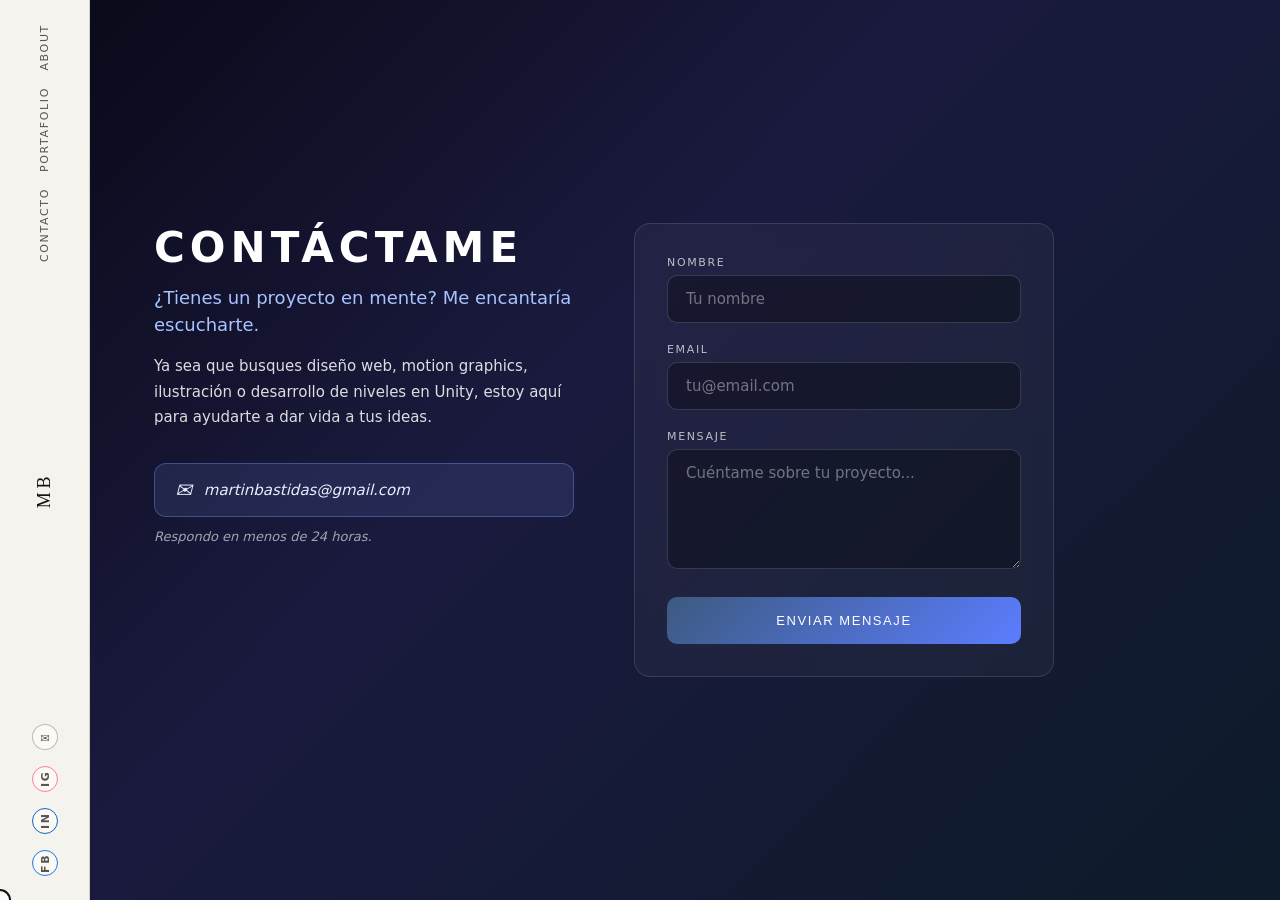
<file: contacto.html>
<!DOCTYPE html>
<html lang="es">
  <head>
    <meta charset="UTF-8" />
    <title>Contacto - Martin Bastidas</title>
    <link rel="stylesheet" href="style2.css" />
  </head>
  <body class="contact-page">
    <div class="page show">
      <aside class="sidebar" aria-label="Barra lateral">
        <nav class="sidebar-top" aria-label="Navegación principal">
          <a href="about.html">ABOUT</a>
          <a href="portafolio.html">PORTAFOLIO</a>
          <a href="contacto.html">CONTACTO</a>
        </nav>

        <div class="sidebar-middle">
          <a href="index.html" class="logo" style="text-decoration: none; color: inherit">MB</a>
        </div>

        <nav class="sidebar-bottom" aria-label="Redes sociales">
          <a href="mailto:martinbastidas@gmail.com" class="social-link social-mail" aria-label="Correo">✉</a>
          <a
            href="https://instagram.com/martinbastidas"
            target="_blank"
            rel="noopener"
            class="social-link social-ig"
            aria-label="Instagram"
          >
            IG
          </a>
          <a
            href="https://www.linkedin.com/in/tu_usuario"
            target="_blank"
            rel="noopener"
            class="social-link social-in"
            aria-label="LinkedIn"
          >
            in
          </a>
          <a
            href="https://www.facebook.com/martinbastidas"
            target="_blank"
            rel="noopener"
            class="social-link social-fb"
            aria-label="Facebook"
          >
            fb
          </a>
        </nav>
      </aside>

      <main class="scroll-container">
        <section class="panel contact-panel">
          <div class="contact-layout">
            <div class="contact-left">
              <h1>Contáctame</h1>
              <p class="contact-tagline">¿Tienes un proyecto en mente? Me encantaría escucharte.</p>
              <p class="contact-intro">
                Ya sea que busques diseño web, motion graphics, ilustración o desarrollo de niveles en Unity, estoy aquí
                para ayudarte a dar vida a tus ideas.
              </p>

              <address class="contact-methods">
                <a href="mailto:martinbastidas@gmail.com" class="contact-method">
                  <span class="contact-method-icon">✉</span>
                  <span>martinbastidas@gmail.com</span>
                </a>
                <p class="contact-response">Respondo en menos de 24 horas.</p>
              </address>
            </div>

            <div class="contact-right">
              <form class="contact-form-modern" id="contact-form">
                <div class="contact-field">
                  <label for="nombre">Nombre</label>
                  <input type="text" id="nombre" name="nombre" placeholder="Tu nombre" required />
                </div>
                <div class="contact-field">
                  <label for="email">Email</label>
                  <input type="email" id="email" name="email" placeholder="tu@email.com" required />
                </div>
                <div class="contact-field">
                  <label for="mensaje">Mensaje</label>
                  <textarea
                    id="mensaje"
                    name="mensaje"
                    rows="5"
                    placeholder="Cuéntame sobre tu proyecto..."
                    required
                  ></textarea>
                </div>
                <button type="submit" class="contact-submit">Enviar mensaje</button>
              </form>
            </div>
          </div>
        </section>
      </main>
    </div>

    <div class="floating-music-badge" id="floating-music-badge" aria-live="polite">
      <button class="floating-music-toggle" type="button" aria-label="Reproducir / Pausar música global">▶</button>
      <div class="floating-music-info">
        <span class="floating-music-label">Reproduciendo</span>
        <span class="floating-music-title" id="floating-music-title">---</span>
      </div>
    </div>

    <div class="cursor-circle"></div>
    <script src="scripts.js"></script>
    <script>
      document.getElementById('contact-form').addEventListener('submit', function (e) {
        e.preventDefault();
        const nombre = document.getElementById('nombre').value;
        const email = document.getElementById('email').value;
        const mensaje = document.getElementById('mensaje').value;
        const body = 'Hola Martín,\n\nMe llamo ' + nombre + ' y te escribo desde ' + email + '.\n\n' + mensaje;
        window.location.href =
          'mailto:martinbastidas@gmail.com?subject=Contacto desde portafolio&body=' + encodeURIComponent(body);
      });
    </script>
  </body>
</html>
</file>
<file: style2.css>
* {
  margin: 0;
  padding: 0;
  box-sizing: border-box;
}

body {
  font-family: system-ui, -apple-system, BlinkMacSystemFont, 'Segoe UI', sans-serif;
  background-color: #426fbe;
  color: #111;
  min-height: 100vh;
  overflow: hidden;
  cursor: none;
}

.page {
  display: flex;
  min-height: 100vh;
  opacity: 0;
  transform: translateY(10px);
  transition: opacity 0.6s ease, transform 0.6s ease;
  position: relative;
  z-index: 1;
}

.page.show {
  opacity: 1;
  transform: translateY(0);
}

.cursor-circle {
  position: fixed;
  width: 22px;
  height: 22px;
  border-radius: 50%;
  border: 2px solid #111;
  background-color: rgba(255, 255, 255, 0.7);
  pointer-events: none;
  transform: translate(-50%, -50%);
  z-index: 9999;
  transition: width 0.2s cubic-bezier(0.175, 0.885, 0.32, 1.275), height 0.2s cubic-bezier(0.175, 0.885, 0.32, 1.275),
    background-color 0.2s ease-out, border-color 0.2s ease-out, opacity 0.2s ease-out;
}

.cursor-circle.cursor-hover {
  width: 45px;
  height: 45px;
  background-color: rgba(255, 255, 255, 0.2);
  border: 2px solid #fff;
  border-style: dashed;
}

body.dragging .cursor-circle {
  transform: translate(-50%, -50%) scale(0.85);
  background-color: #111;
  border-color: #111;
}

/* ---------------- NAV LATERAL ---------------- */

.sidebar {
  width: 90px;
  border-right: 1px solid #d4d0c8;
  background-color: #f5f3ee;
  display: flex;
  flex-direction: column;
  align-items: center;
  justify-content: space-between;
  padding: 24px 0;
}

.sidebar-top,
.sidebar-bottom {
  display: flex;
  flex-direction: column;
  gap: 16px;
}

.sidebar-top a,
.sidebar-bottom a {
  writing-mode: vertical-rl;
  transform: rotate(180deg);
  font-size: 11px;
  letter-spacing: 0.15em;
  text-transform: uppercase;
  text-decoration: none;
  color: #555;
  cursor: pointer;
}

.sidebar-top a:hover,
.sidebar-bottom a:hover {
  color: #000;
}

.sidebar-middle .logo {
  writing-mode: vertical-rl;
  transform: rotate(180deg);
  font-family: 'Georgia', 'Times New Roman', serif;
  font-size: 18px;
  letter-spacing: 0.2em;
}

.scroll-container {
  flex: 1;
  height: 100vh;
  overflow-x: auto;
  overflow-y: hidden;
  scroll-behavior: smooth;
}

.scroll-track {
  display: flex;
  height: 100%;
}

.panel {
  flex: 0 0 calc(100vw - 90px);
  height: 100%;
  padding: 56px 64px;
  display: flex;
  flex-direction: column;
  justify-content: center;
}

.panel-intro {
  border-right: 0px solid #000000;
}

.intro-header h1 {
  font-family: 'Georgia', 'Times New Roman', serif;
  font-size: 54px;
  line-height: 0.95;
  letter-spacing: 0.04em;
  text-transform: uppercase;
}

.subtitle {
  margin-top: 10px;
  font-size: 14px;
  letter-spacing: 0.16em;
  text-transform: uppercase;
}

.intro-content {
  margin-top: 32px;
  max-width: 520px;
  display: flex;
  flex-direction: column;
  gap: 14px;
  font-size: 15px;
  line-height: 1.7;
}

.panel-projects {
  border-right: 0px solid #222;
  background: linear-gradient(90deg, #000000 0%, #001f5f 50%, #1800ff 100%);
  color: #ffffff;
  display: flex;
  align-items: center;
}

.projects-layout {
  display: grid;
  grid-template-columns: 1.4fr 1.6fr;
  gap: 40px;
  width: 100%;
  height: 100%;
}

.projects-info h2 {
  font-family: 'Georgia', 'Times New Roman', serif;
  font-size: 30px;
  letter-spacing: 0.2em;
  text-transform: uppercase;
  margin-bottom: 18px;
}

.projects-text {
  font-size: 15px;
  line-height: 1.8;
  max-width: 420px;
  margin-bottom: 16px;
}

.projects-info h2 {
  font-family: 'Georgia', 'Times New Roman', serif;
  font-size: 32px;
  letter-spacing: 0.24em;
  text-transform: uppercase;
  margin-bottom: 10px;
}

.projects-subtitle {
  font-size: 14px;
  max-width: 460px;
  line-height: 1.9;
  color: rgba(255, 255, 255, 0.8);
  margin-bottom: 18px;
}

.projects-typing {
  max-width: 520px;
  min-height: 76px;
  font-size: 14px;
  line-height: 1.9;
  color: #ffffff;
  margin-bottom: 18px;
  opacity: 0;
  transform: translateY(10px);
  transition: opacity 0.4s ease-out, transform 0.4s ease-out;
}

.projects-typing.projects-typing--visible {
  opacity: 1;
  transform: translateY(0);
}

.projects-typing-text {
  white-space: normal;
}

.projects-typing-cursor {
  display: inline-block;
  margin-left: 2px;
  color: #ffd27f;
  opacity: 1;
  animation: typing-cursor-blink 0.8s steps(2, start) infinite;
}

@keyframes typing-cursor-blink {
  0%,
  50% {
    opacity: 1;
  }
  50.01%,
  100% {
    opacity: 0;
  }
}

.projects-tags {
  display: flex;
  flex-wrap: wrap;
  gap: 8px;
  margin-top: 4px;
}

.projects-tags span {
  padding: 4px 10px;
  border-radius: 999px;
  border: 1px solid rgba(255, 255, 255, 0.45);
  font-size: 10px;
  letter-spacing: 0.14em;
  text-transform: uppercase;
  color: rgba(255, 255, 255, 0.9);
  background: rgba(0, 0, 0, 0.24);
  backdrop-filter: blur(8px);
}

.projects-cta {
  margin-top: 16px;
  font-size: 12px;
  color: rgba(255, 255, 255, 0.7);
  letter-spacing: 0.06em;
}

.projects-stats {
  display: flex;
  gap: 24px;
  margin-top: 20px;
  padding-top: 20px;
  border-top: 1px solid rgba(255, 255, 255, 0.15);
}

.projects-stat {
  display: flex;
  flex-direction: column;
  gap: 2px;
}

.projects-stat-value {
  font-size: 22px;
  font-weight: 700;
  letter-spacing: 0.05em;
  color: #fff;
}

.projects-stat-label {
  font-size: 11px;
  letter-spacing: 0.12em;
  text-transform: uppercase;
  color: rgba(255, 255, 255, 0.6);
}

.projects-open-overlay {
  display: inline-block;
  margin-top: 20px;
  padding: 12px 24px;
  background: transparent;
  border: 1px solid rgba(120, 160, 255, 0.6);
  color: #a8c4ff;
  font-size: 12px;
  letter-spacing: 0.12em;
  text-transform: uppercase;
  text-decoration: none;
  border-radius: 8px;
  cursor: pointer;
  transition: all 0.25s ease;
}

.projects-open-overlay:hover {
  background: rgba(120, 160, 255, 0.2);
  border-color: rgba(120, 160, 255, 0.9);
  color: #fff;
  transform: translateX(4px);
}

@media (max-width: 900px) {
  .projects-layout {
    grid-template-columns: 1fr;
  }

  .projects-info {
    order: -1;
  }
}

.projects-columns {
  display: grid;
  grid-template-columns: repeat(2, minmax(220px, 1fr));
  gap: 28px;
  overflow: hidden;
}

.projects-column {
  position: relative;
  overflow: hidden;
}

.projects-column-inner {
  display: flex;
  flex-direction: column;
  gap: 20px;
  animation: scroll-up 22s linear infinite;
}

.projects-column:hover .projects-column-inner {
  animation-play-state: paused;
}

.projects-column-down .projects-column-inner {
  animation-name: scroll-down;
}

.project-tile {
  position: relative;
  background: linear-gradient(145deg, rgba(15, 15, 35, 0.95), rgba(5, 5, 20, 0.9));
  border-radius: 14px;
  padding: 0;
  border: 2px solid rgba(120, 160, 255, 0.12);
  box-shadow: 0 14px 30px rgba(0, 0, 0, 0.6);
  display: flex;
  flex-direction: column;
  gap: 0;
  cursor: pointer;
  overflow: hidden;
  transition: transform 0.3s ease, box-shadow 0.35s ease, border-color 0.35s ease;
}

.project-tile:hover {
  transform: translateY(-4px) scale(1.02);
  border-color: transparent;
  box-shadow: 0 0 0 2px transparent, 0 0 28px rgba(255, 107, 129, 0.6), 0 0 48px rgba(99, 102, 241, 0.5),
    0 0 72px rgba(107, 194, 255, 0.35), 0 20px 45px rgba(0, 0, 0, 0.65);
}
.project-tile:hover::before {
  content: '';
  position: absolute;
  inset: -2px;
  border-radius: 14px;
  padding: 2px;
  background: linear-gradient(135deg, #ff6b81, #9933ff, #0d6efd, #6bc2ff);
  -webkit-mask: linear-gradient(#fff 0 0) content-box, linear-gradient(#fff 0 0);
  mask: linear-gradient(#fff 0 0) content-box, linear-gradient(#fff 0 0);
  -webkit-mask-composite: xor;
  mask-composite: exclude;
  pointer-events: none;
  z-index: 1;
}

.project-tile-image-wrap {
  position: relative;
  overflow: hidden;
  min-height: 200px;
  background: rgba(0, 0, 0, 0.3);
}

.project-tile img {
  display: block;
  width: 100%;
  height: 200px;
  min-height: 200px;
  object-fit: cover;
  object-position: center;
  border-radius: 12px 12px 0 0;
  transition: transform 0.4s ease;
}

.project-tile:hover img {
  transform: scale(1.08);
}

.project-tile-hint {
  position: absolute;
  inset: 0;
  display: flex;
  align-items: center;
  justify-content: center;
  background: rgba(0, 0, 0, 0.6);
  color: #fff;
  font-size: 11px;
  letter-spacing: 0.2em;
  text-transform: uppercase;
  opacity: 0;
  transition: opacity 0.3s ease;
}

.project-tile:hover .project-tile-hint {
  opacity: 1;
}

.project-tile-content {
  padding: 12px 14px;
}

.project-tile h3 {
  font-size: 12px;
  letter-spacing: 0.18em;
  text-transform: uppercase;
  margin: 0;
}

@keyframes scroll-up {
  0% {
    transform: translateY(0);
  }
  100% {
    transform: translateY(-50%);
  }
}

@keyframes scroll-down {
  0% {
    transform: translateY(-50%);
  }
  100% {
    transform: translateY(0);
  }
}

.panel-contact {
  align-items: flex-start;
}

.contact-form {
  margin-top: 24px;
  max-width: 420px;
  display: flex;
  flex-direction: column;
  gap: 16px;
}

.field-group {
  display: flex;
  flex-direction: column;
  gap: 4px;
}

.field-group label {
  font-size: 13px;
  letter-spacing: 0.1em;
  text-transform: uppercase;
}

.field-group input,
.field-group textarea {
  border-radius: 4px;
  border: 1px solid #ccc3b5;
  padding: 8px 10px;
  font-size: 14px;
  background-color: #fbfaf7;
}

.field-group input:focus,
.field-group textarea:focus {
  outline: none;
  border-color: #111;
}

.btn-primary {
  align-self: flex-start;
  margin-top: 4px;
  padding: 10px 22px;
  border-radius: 999px;
  border: none;
  background-color: #111;
  color: #f3f1ec;
  font-size: 13px;
  letter-spacing: 0.12em;
  text-transform: uppercase;
  cursor: pointer;
}

.btn-primary:hover {
  background-color: #333;
}

@media (max-width: 900px) {
  .panel {
    padding: 40px 32px;
    flex: 0 0 calc(100vw - 70px);
  }

  .sidebar {
    width: 70px;
  }

  .projects-grid {
    grid-template-columns: 1fr;
  }
}

@media (max-width: 700px) {
  .page {
    flex-direction: column;
  }

  .sidebar {
    width: 100%;
    height: 70px;
    flex-direction: row;
    align-items: center;
    justify-content: space-between;
    padding-inline: 18px;
  }

  .sidebar-top,
  .sidebar-bottom {
    flex-direction: row;
  }

  .sidebar-top a,
  .sidebar-bottom a,
  .sidebar-middle .logo {
    writing-mode: horizontal-tb;
    transform: none;
  }

  .scroll-container {
    width: 100%;
  }

  .panel {
    flex: 0 0 100vw;
    padding: 32px 20px;
  }
}

.ships-layer {
  position: fixed;
  inset: 0;
  overflow: hidden;
  z-index: 0;
  pointer-events: none;
  background: radial-gradient(circle at 20% 0, rgba(0, 0, 0, 0.05), transparent 60%),
    radial-gradient(circle at 80% 100%, rgba(0, 0, 0, 0.07), transparent 55%);
}

.ship {
  position: absolute;
  width: 80px;
  height: 40px;
  background: url('img/ship1.png') no-repeat center / contain;
  left: -120px;
  top: 15%;
  opacity: 0.9;
  filter: drop-shadow(0 0 8px rgba(0, 0, 0, 0.5));
  animation: ship-fly 20s linear infinite;
}

.ship:nth-child(2) {
  top: 35%;
  animation-duration: 26s;
  animation-delay: -8s;
  opacity: 0.7;
  transform: scale(0.85);
  background-image: url('img/ship2.png');
}

.ship:nth-child(3) {
  top: 55%;
  animation-duration: 18s;
  animation-delay: -4s;
  opacity: 0.8;
  transform: scale(0.9);
  background-image: url('img/ship3.png');
}

.ship:nth-child(4) {
  top: 70%;
  animation-duration: 30s;
  animation-delay: -15s;
  opacity: 0.6;
  transform: scale(0.75);
  background-image: url('img/ship1.png');
}

.ship:nth-child(5) {
  top: 25%;
  animation-duration: 24s;
  animation-delay: -12s;
  opacity: 0.8;
  transform: scale(1.05);
  background-image: url('img/ship2.png');
}

.ship::after {
  content: '';
  position: absolute;
  right: 4px;
  top: 50%;
  width: 10px;
  height: 6px;
  transform: translateY(-50%);
  background: radial-gradient(circle, rgba(255, 200, 0, 0.9), transparent 60%);
  filter: blur(1px);
  animation: engine-flicker 0.25s infinite alternate;
}

@keyframes ship-fly {
  0% {
    transform: translateX(0) translateY(0);
  }
  25% {
    transform: translateX(35vw) translateY(-6px);
  }
  50% {
    transform: translateX(70vw) translateY(4px);
  }
  75% {
    transform: translateX(100vw) translateY(-3px);
  }
  100% {
    transform: translateX(130vw) translateY(0);
  }
}

@keyframes engine-flicker {
  0% {
    opacity: 0.4;
    transform: translateY(-50%) scaleX(0.7);
  }
  100% {
    opacity: 1;
    transform: translateY(-50%) scaleX(1);
  }
}

.scroll-container::-webkit-scrollbar {
  display: none;
}
.scroll-container {
  -ms-overflow-style: none;
  scrollbar-width: none;
}

body.portfolio-page {
  background-color: #f6f6f6;
}
body.portfolio-page .sidebar {
  background-color: transparent;
  border-right: none;
}
body.about-page {
  background-color: #0a0a12;
}
body.about-page .sidebar {
  background-color: #ffffff !important;
  border-right: 1px solid #e5e5e5;
}
body.about-page .sidebar-top a,
body.about-page .sidebar-bottom a {
  color: #333 !important;
}
body.about-page .sidebar-top a:hover,
body.about-page .sidebar-bottom a:hover {
  color: #000 !important;
}
body.about-page .sidebar-middle .logo {
  color: #111 !important;
}

body.about-page .scroll-container {
  overflow-x: hidden;
  overflow-y: auto;
  height: 100vh;
  scroll-behavior: smooth;
}
body.about-page .about-page-panel {
  flex: none;
  width: 100%;
  min-height: min-content;
  height: auto;
  max-width: 100%;
  display: block;
}

.dark-mode {
  background-color: #050505;
  color: #ffffff;
  position: relative;
  overflow: hidden;
  border-right: 1px solid #222;
}

#constellation-canvas {
  position: absolute;
  top: 0;
  left: 0;
  width: 100%;
  height: 100%;
  z-index: 0;
  pointer-events: none;
}

.intro-content-wrapper {
  position: relative;
  z-index: 1;
  max-width: 650px;
}

.dark-mode .intro-header h1 {
  font-family: 'Georgia', 'Times New Roman', serif;
  font-size: 56px;
  font-weight: bold;
  letter-spacing: 0.02em;
  margin-bottom: 5px;
  color: #fff;
}

.dark-mode .subtitle {
  font-family: 'Georgia', 'Times New Roman', serif;
  font-size: 16px;
  font-weight: bold;
  letter-spacing: 0.1em;
  color: #dddddd;
  margin-bottom: 40px;
}

.dark-mode .intro-content p {
  font-family: 'Georgia', 'Times New Roman', serif;
  font-size: 20px;
  line-height: 1.6;
  color: #e0e0e0;
}

.scroll-indicator {
  position: absolute;
  bottom: 40px;
  right: 60px;
  width: 120px;
  z-index: 1;
  opacity: 0.8;
  animation: pulse-arrow 2s infinite ease-in-out;
}

@keyframes pulse-arrow {
  0%,
  100% {
    transform: translateX(0);
    opacity: 0.6;
  }
  50% {
    transform: translateX(15px);
    opacity: 1;
  }
}

.portfolio-scroll {
  scroll-snap-type: x mandatory;
}

.portfolio-track {
  display: flex;
  align-items: center;
  height: 100%;
  padding: 0 calc(50vw - 45px - 25vw);
  gap: 15vw;
}

.portfolio-item {
  flex: 0 0 45vw;
  scroll-snap-align: center;
  display: flex;
  flex-direction: column;
  align-items: center;
  justify-content: center;
  transition: transform 0.5s cubic-bezier(0.25, 1, 0.5, 1);
}

.portfolio-item:hover {
  transform: scale(1.02);
}

.image-wrapper {
  width: 100%;
  height: 65vh;
  display: flex;
  justify-content: center;
  align-items: center;
  overflow: hidden;
  box-shadow: 0 20px 40px rgba(0, 0, 0, 0.15);
}

.image-wrapper img {
  width: 100%;
  height: 100%;
  object-fit: cover;
  display: block;
}

.portfolio-caption {
  margin-top: 24px;
  text-align: center;
}

.portfolio-caption h2 {
  font-family: system-ui, sans-serif;
  font-size: 15px;
  font-weight: 700;
  letter-spacing: -0.02em;
  color: #111;
}

.about-panel {
  position: relative;
  background: linear-gradient(165deg, #0f172a 0%, #1e293b 25%, #334155 50%, #1e3a5f 75%, #0c4a6e 100%);
  padding: 96px 72px 100px;
  justify-content: center;
  overflow: hidden;
}

.about-panel-bg {
  position: absolute;
  inset: 0;
  pointer-events: none;
  z-index: 0;
}

.about-panel-bg .about-bg-gradient {
  position: absolute;
  inset: 0;
  background: radial-gradient(ellipse 100% 80% at 20% 20%, rgba(56, 189, 248, 0.12) 0%, transparent 50%),
    radial-gradient(ellipse 80% 60% at 80% 80%, rgba(99, 102, 241, 0.1) 0%, transparent 50%),
    radial-gradient(ellipse 60% 100% at 50% 50%, rgba(14, 165, 233, 0.06) 0%, transparent 70%);
}

.about-panel-bg .about-bg-orb {
  position: absolute;
  border-radius: 50%;
  filter: blur(70px);
  opacity: 0.35;
  animation: about-orb-float 18s ease-in-out infinite;
}

.about-bg-orb-1 {
  width: 220px;
  height: 220px;
  background: rgba(56, 189, 248, 0.25);
  left: 5%;
  top: 15%;
  animation-delay: 0s;
}
.about-bg-orb-2 {
  width: 160px;
  height: 160px;
  background: rgba(99, 102, 241, 0.2);
  right: 10%;
  top: 50%;
  animation-delay: -5s;
}
.about-bg-orb-3 {
  width: 190px;
  height: 190px;
  background: rgba(14, 165, 233, 0.2);
  left: 50%;
  bottom: 10%;
  animation-delay: -10s;
}
.about-bg-orb-4 {
  width: 130px;
  height: 130px;
  background: rgba(139, 92, 246, 0.15);
  right: 20%;
  bottom: 25%;
  animation-delay: -14s;
}

@keyframes about-orb-float {
  0%,
  100% {
    transform: translate(0, 0) scale(1);
  }
  33% {
    transform: translate(15px, -20px) scale(1.08);
  }
  66% {
    transform: translate(-20px, 10px) scale(0.92);
  }
}

.about-stack-wrap {
  position: relative;
  z-index: 1;
  display: flex;
  flex-direction: column;
  align-items: center;
  text-align: center;
  max-width: 920px;
  margin: 0 auto;
}
.about-stack-headline {
  font-size: 2.25rem;
  letter-spacing: 0.2em;
  text-transform: uppercase;
  color: rgba(255, 255, 255, 0.95);
  margin: 0 0 16px;
  font-weight: 700;
  opacity: 0;
  transform: translateY(40px) scale(0.92);
  filter: blur(8px);
}

.about-stack-wrap.about-stack--visible .about-stack-headline {
  animation: about-headline-in 1s cubic-bezier(0.22, 0.61, 0.36, 1) 0.15s forwards;
}

@keyframes about-headline-in {
  to {
    opacity: 1;
    transform: translateY(0) scale(1);
    filter: blur(0);
  }
}

.about-stack-sub {
  font-size: 1.25rem;
  color: rgba(255, 255, 255, 0.88);
  margin: 0 0 56px;
  line-height: 1.5;
  opacity: 0;
  transform: translateY(28px);
  filter: blur(4px);
}

.about-stack-wrap.about-stack--visible .about-stack-sub {
  animation: about-sub-in 0.9s cubic-bezier(0.22, 0.61, 0.36, 1) 0.4s forwards;
}

@keyframes about-sub-in {
  to {
    opacity: 1;
    transform: translateY(0);
    filter: blur(0);
  }
}

.about-stack-grid {
  display: grid;
  grid-template-columns: repeat(4, 1fr);
  gap: 32px;
  width: 100%;
  margin-bottom: 48px;
}

.about-stack-card {
  display: flex;
  flex-direction: column;
  align-items: center;
  gap: 20px;
  padding: 48px 32px;
  background: rgba(255, 255, 255, 0.05);
  border: 2px solid rgba(255, 255, 255, 0.1);
  border-radius: 20px;
  opacity: 0;
  transform: translateY(24px);
  transition: border-color 0.35s ease, box-shadow 0.35s ease, background 0.35s ease,
    transform 0.4s cubic-bezier(0.22, 0.61, 0.36, 1);
  cursor: default;
}

.about-stack-wrap.about-stack--visible .about-stack-card {
  animation: about-stack-fade-in 0.7s cubic-bezier(0.22, 0.61, 0.36, 1) forwards;
  animation-delay: calc(0.5s + var(--delay, 0) * 0.2s);
}

@keyframes about-stack-fade-in {
  to {
    opacity: 1;
    transform: translateY(0);
  }
}

.about-stack-card--unity:hover {
  background: rgba(255, 255, 255, 0.1);
  border-color: #ffffff;
  box-shadow: 0 0 28px rgba(255, 255, 255, 0.9), 0 0 56px rgba(255, 255, 255, 0.4), 0 24px 48px rgba(0, 0, 0, 0.35);
  transform: translateY(-10px) scale(1.04);
}

.about-stack-card--photoshop:hover {
  background: rgba(255, 255, 255, 0.1);
  border-color: #0d6efd;
  box-shadow: 0 0 28px #0d6efd, 0 0 56px rgba(13, 110, 253, 0.5), 0 24px 48px rgba(0, 0, 0, 0.35);
  transform: translateY(-10px) scale(1.04);
}

.about-stack-card--after-effects:hover {
  background: rgba(255, 255, 255, 0.1);
  border-color: #9933ff;
  box-shadow: 0 0 28px #9933ff, 0 0 56px rgba(153, 51, 255, 0.5), 0 24px 48px rgba(0, 0, 0, 0.35);
  transform: translateY(-10px) scale(1.04);
}

.about-stack-card--illustrator:hover {
  background: rgba(255, 255, 255, 0.1);
  border-color: #ff6b00;
  box-shadow: 0 0 28px #ff6b00, 0 0 56px rgba(255, 107, 0, 0.5), 0 24px 48px rgba(0, 0, 0, 0.35);
  transform: translateY(-10px) scale(1.04);
}

.about-stack-card:hover .about-stack-logo img {
  transform: scale(1.12);
}

.about-stack-logo {
  width: 112px;
  height: 112px;
  display: flex;
  align-items: center;
  justify-content: center;
  overflow: hidden;
}

.about-stack-logo img {
  max-width: 100%;
  max-height: 100%;
  object-fit: contain;
  transition: transform 0.4s cubic-bezier(0.22, 0.61, 0.36, 1);
}

.about-stack-logo-unity img {
  filter: invert(1) brightness(1.1);
}

.about-stack-name {
  font-size: 0.95rem;
  letter-spacing: 0.12em;
  text-transform: uppercase;
  color: rgba(255, 255, 255, 0.9);
  font-weight: 600;
}

.about-stack-cta {
  display: inline-block;
  padding: 16px 40px;
  background: transparent;
  border: 2px solid rgba(255, 255, 255, 0.35);
  border-radius: 999px;
  color: #fff;
  font-size: 0.95rem;
  letter-spacing: 0.12em;
  text-transform: uppercase;
  text-decoration: none;
  transition: all 0.35s ease;
}

.about-stack-cta:hover {
  background: rgba(255, 255, 255, 0.12);
  border-color: rgba(255, 255, 255, 0.7);
  transform: translateY(-3px);
}

@media (max-width: 900px) {
  .about-stack-grid {
    grid-template-columns: repeat(2, 1fr);
    gap: 16px;
  }
}

.huge-arrow {
  border: none;
  width: 72px;
  height: 72px;
  border-radius: 999px;
  display: flex;
  align-items: center;
  justify-content: center;
  font-size: 36px;
  font-weight: 500;
  color: #111;
  background: #ffffff;
  box-shadow: 0 18px 40px rgba(0, 0, 0, 0.45);
  cursor: pointer;
  transition: transform 0.2s ease-out, box-shadow 0.2s ease-out, background-color 0.2s ease-out, color 0.2s ease-out;
}
.huge-arrow:hover {
  transform: translateY(-4px);
  box-shadow: 0 24px 55px rgba(0, 0, 0, 0.65);
  background: linear-gradient(90deg, #ff7a9b, #ffbf5f);
  color: #12001b;
}
@media (max-width: 900px) {
  .portfolio-track {
    gap: 10vw;
    padding: 0 calc(50vw - 35px - 35vw);
  }
  .portfolio-item {
    flex: 0 0 70vw;
  }
  .image-wrapper {
    height: 55vh;
  }

  .about-panel {
    padding: 48px 32px;
  }
}

.projects-overlay {
  position: fixed;
  inset: 0;
  z-index: 999;
  background: linear-gradient(90deg, #0010ff 0%, #5b7dff 50%, #ffffff 100%);
  display: flex;
  align-items: stretch;
  justify-content: center;
  transform: translateX(100%);
  opacity: 0;
  pointer-events: auto;
  transition: transform 0.9s cubic-bezier(0.22, 0.61, 0.36, 1), opacity 0.5s ease-out;
}

.projects-overlay.projects-overlay--visible {
  transform: translateX(0);
  opacity: 1;
  pointer-events: auto;
}

.projects-overlay-inner {
  flex: 1;
  display: flex;
  flex-direction: column;
  padding: 40px 60px;
  color: #ffffff;
}

.projects-overlay-close {
  position: absolute;
  top: 24px;
  left: 32px;
  border: none;
  background: rgba(0, 0, 0, 0.6);
  color: #ffffff;
  padding: 8px 16px;
  border-radius: 999px;
  font-size: 12px;
  letter-spacing: 0.16em;
  text-transform: uppercase;
  cursor: pointer;
}

.projects-overlay-close:hover {
  background: rgba(0, 0, 0, 0.85);
}

.projects-overlay-header h2 {
  font-family: 'Georgia', 'Times New Roman', serif;
  font-size: 32px;
  letter-spacing: 0.22em;
  text-transform: uppercase;
}

.projects-overlay-header p {
  margin-top: 10px;
  font-size: 14px;
  max-width: 420px;
  opacity: 0.9;
}

.projects-hamburger {
  position: absolute;
  top: 24px;
  right: 32px;
  left: auto;
  display: flex;
  flex-direction: column;
  gap: 10px;
  z-index: 1000;
  cursor: pointer;
  padding: 16px 20px;
  background: rgba(10, 15, 45, 0.92);
  border-radius: 12px;
  border: 1px solid rgba(255, 255, 255, 0.15);
  backdrop-filter: blur(12px);
}

.hamburger-item {
  display: flex;
  align-items: center;
  gap: 8px;
  text-decoration: none;
  color: #fff;
  font-size: 12px;
  letter-spacing: 0.18em;
  text-transform: uppercase;
  text-shadow: 0 1px 3px rgba(0, 0, 0, 0.5);
}

.hamburger-item:hover {
  color: #ffd27f;
}

.hamburger-bar {
  display: block;
  height: 2px;
  width: 32px;
  border-radius: 999px;
  background: linear-gradient(90deg, #ff4b2b 0%, #ff7730 100%); /* naranja rojizo */
  transition: width 0.35s ease, background-color 0.35s ease, transform 0.35s ease;
}

.hamburger-label {
  max-width: 0;
  opacity: 0;
  overflow: hidden;
  white-space: nowrap;
  transform: translateX(-4px);
  transition: max-width 0.35s ease, opacity 0.35s ease, transform 0.35s ease;
}

.projects-hamburger:hover .hamburger-bar {
  width: 10px;
  transform: translateX(0);
}

.projects-hamburger:hover .hamburger-label {
  max-width: 200px;
  opacity: 1;
  transform: translateX(4px);
}

.projects-hamburger .hamburger-item:nth-child(1) .hamburger-bar,
.projects-hamburger .hamburger-item:nth-child(1) .hamburger-label {
  transition-delay: 0s;
}
.projects-hamburger .hamburger-item:nth-child(2) .hamburger-bar,
.projects-hamburger .hamburger-item:nth-child(2) .hamburger-label {
  transition-delay: 0.05s;
}
.projects-hamburger .hamburger-item:nth-child(3) .hamburger-bar,
.projects-hamburger .hamburger-item:nth-child(3) .hamburger-label {
  transition-delay: 0.1s;
}
.projects-hamburger .hamburger-item:nth-child(4) .hamburger-bar,
.projects-hamburger .hamburger-item:nth-child(4) .hamburger-label {
  transition-delay: 0.15s;
}

.wave-carousel {
  margin-top: 40px;
  flex: 1;
  overflow: hidden;
  display: flex;
  align-items: center;
}

.wave-track {
  display: flex;
  gap: 32px;
  animation: wave-carousel-move 38s linear infinite;
}

.wave-card {
  flex: 0 0 320px;
  transform: translateY(var(--wave-offset, 0px));
  transition: transform 0.35s ease-out, box-shadow 0.35s ease-out;
  cursor: pointer;
}

.wave-card-inner {
  position: relative;
  border-radius: 18px;
  overflow: hidden;
  background: rgba(3, 3, 20, 0.85);
  box-shadow: 0 18px 40px rgba(0, 0, 0, 0.55);
  display: flex;
  flex-direction: column;
  border: 2px solid rgba(120, 160, 255, 0.2);
  transition: border-color 0.35s ease, box-shadow 0.35s ease;
}

.wave-card:hover .wave-card-inner {
  border-color: transparent;
  box-shadow: 0 0 28px rgba(255, 107, 129, 0.55), 0 0 48px rgba(99, 102, 241, 0.45), 0 0 72px rgba(107, 194, 255, 0.3),
    0 24px 50px rgba(0, 0, 0, 0.6);
}
.wave-card:hover .wave-card-inner::before {
  content: '';
  position: absolute;
  inset: -2px;
  border-radius: 18px;
  padding: 2px;
  background: linear-gradient(135deg, #ff6b81, #9933ff, #0d6efd, #6bc2ff);
  -webkit-mask: linear-gradient(#fff 0 0) content-box, linear-gradient(#fff 0 0);
  mask: linear-gradient(#fff 0 0) content-box, linear-gradient(#fff 0 0);
  -webkit-mask-composite: xor;
  mask-composite: exclude;
  pointer-events: none;
  z-index: 1;
}

.wave-card-inner img {
  display: block;
  width: 100%;
  height: 240px;
  min-height: 240px;
  object-fit: cover;
  object-position: center;
  transition: transform 0.4s ease;
}

.wave-card:hover .wave-card-inner img {
  transform: scale(1.06);
}

.wave-card-hint {
  position: absolute;
  top: 0;
  left: 0;
  right: 0;
  bottom: 0;
  display: flex;
  align-items: center;
  justify-content: center;
  background: rgba(0, 0, 0, 0.65);
  color: #fff;
  font-size: 11px;
  letter-spacing: 0.2em;
  text-transform: uppercase;
  opacity: 0;
  transition: opacity 0.3s ease;
}

.wave-card:hover .wave-card-hint {
  opacity: 1;
}

.wave-card h3 {
  padding: 14px 16px 18px;
  font-size: 13px;
  letter-spacing: 0.14em;
  text-transform: uppercase;
}

.wave-card:hover {
  transform: translateY(calc(var(--wave-offset, 0px) - 12px)) scale(1.04);
  box-shadow: 0 26px 60px rgba(0, 0, 0, 0.7);
}

@keyframes wave-carousel-move {
  0% {
    transform: translateX(0);
  }
  100% {
    transform: translateX(-50%);
  }
}

@media (max-width: 900px) {
  .projects-overlay-inner {
    padding: 28px 24px;
  }

  .wave-card {
    flex: 0 0 70vw;
  }
}

.project-modal-backdrop {
  position: fixed;
  inset: 0;
  background: rgba(0, 0, 0, 0.55);
  display: flex;
  align-items: center;
  justify-content: center;
  z-index: 2000;
  opacity: 0;
  pointer-events: none;
  transition: opacity 0.25s ease-out;
}

.project-modal-backdrop.project-modal--visible {
  pointer-events: auto;
  animation: project-modal-pop 0.28s cubic-bezier(0.16, 1, 0.3, 1) forwards;
}

@keyframes project-modal-pop {
  0% {
    opacity: 0;
    transform: translateY(16px) scale(0.92);
  }
  60% {
    opacity: 1;
    transform: translateY(0) scale(1.02);
  }
  100% {
    opacity: 1;
    transform: translateY(0) scale(1);
  }
}

.project-modal {
  width: min(560px, 92vw);
  max-height: 90vh;
  overflow: hidden;
  display: flex;
  flex-direction: column;
  background: linear-gradient(165deg, #1a1a2e 0%, #0d0d18 100%);
  border-radius: 20px;
  padding: 20px 26px 24px;
  box-shadow: 0 28px 70px rgba(0, 0, 0, 0.85), 0 0 0 1px rgba(255, 255, 255, 0.06);
  border: 2px solid transparent;
  background-clip: padding-box;
  position: relative;
  display: flex;
  flex-direction: column;
  gap: 0;
  color: #fff;
}
.project-modal::before {
  content: '';
  position: absolute;
  inset: -2px;
  border-radius: 20px;
  padding: 2px;
  background: linear-gradient(135deg, rgba(255, 107, 129, 0.5), rgba(99, 102, 241, 0.4), rgba(107, 194, 255, 0.4));
  -webkit-mask: linear-gradient(#fff 0 0) content-box, linear-gradient(#fff 0 0);
  mask: linear-gradient(#fff 0 0) content-box, linear-gradient(#fff 0 0);
  -webkit-mask-composite: xor;
  mask-composite: exclude;
  pointer-events: none;
}

.project-image-full {
  position: fixed;
  inset: 0;
  background: rgba(0, 0, 0, 0.9);
  overflow: auto;
  display: flex;
  flex-direction: column;
  align-items: center;
  padding: 60px 20px 40px;
  opacity: 0;
  pointer-events: none;
  transition: opacity 0.25s ease-out;
  z-index: 2100;
}

.project-image-full--visible {
  opacity: 1;
  pointer-events: auto;
}

.project-image-full-inner {
  position: relative;
  flex-shrink: 0;
  margin: auto;
}

.project-image-full-inner img {
  display: block;
  max-width: min(90vw, 1200px);
  height: auto;
  width: auto;
  max-height: none;
  border-radius: 16px;
  box-shadow: 0 24px 60px rgba(0, 0, 0, 0.9);
}

.project-image-full-close {
  position: fixed;
  top: 20px;
  right: 24px;
  border: none;
  background: rgba(15, 15, 30, 0.9);
  color: #fff;
  width: 32px;
  height: 32px;
  border-radius: 999px;
  cursor: pointer;
  font-size: 18px;
  box-shadow: 0 8px 20px rgba(0, 0, 0, 0.6);
}

.project-image-full-close:hover {
  background: #ff4b2b;
}
.project-modal-body {
  display: flex;
  flex-direction: column;
  gap: 18px;
  flex: 1;
  min-height: 0;
  overflow-y: auto;
  padding-right: 4px;
}

.project-modal-body::-webkit-scrollbar {
  width: 6px;
}
.project-modal-body::-webkit-scrollbar-track {
  background: rgba(255, 255, 255, 0.05);
  border-radius: 3px;
}
.project-modal-body::-webkit-scrollbar-thumb {
  background: rgba(153, 167, 255, 0.3);
  border-radius: 3px;
}

.project-modal-close {
  justify-self: end;
  border: none;
  background: transparent;
  color: #fff;
  font-size: 22px;
  line-height: 1;
  cursor: pointer;
}

.project-modal-close:hover {
  color: #ff4b2b;
}

.project-modal-image-wrapper {
  flex-shrink: 0;
  border-radius: 14px;
  overflow: hidden;
  background: #000;
  margin-bottom: 16px;
}

.project-modal-image-wrapper img {
  width: 100%;
  display: block;
  object-fit: cover;
  max-height: 280px;
  transition: transform 0.5s ease-out;
}

.project-modal:hover .project-modal-image-wrapper img {
  transform: scale(1.03);
}

.project-modal-text {
  margin-bottom: 4px;
}
.project-modal-text h3 {
  font-size: 17px;
  letter-spacing: 0.16em;
  text-transform: uppercase;
  margin-bottom: 8px;
  color: #fff;
}
.project-modal-text p {
  font-size: 14px;
  line-height: 1.7;
  color: #c8cad8;
}

.project-modal-label {
  font-size: 11px;
  letter-spacing: 0.2em;
  text-transform: uppercase;
  color: #99a7ff;
  margin-bottom: 8px;
  font-weight: 600;
}

.project-modal-process {
  padding: 14px 16px;
  border-radius: 12px;
  background: rgba(255, 255, 255, 0.05);
  border: 1px solid rgba(153, 167, 255, 0.2);
  font-size: 13px;
  line-height: 1.7;
  color: #d0d4e8;
  margin: 0;
}

.project-modal-tools {
  margin-top: 6px;
  margin-bottom: 8px;
}
.project-modal-tools-list {
  display: flex;
  flex-wrap: wrap;
  gap: 12px;
  align-items: center;
}
.project-modal-tool-item {
  display: flex;
  align-items: center;
  gap: 8px;
  padding: 8px 14px;
  border-radius: 999px;
  background: rgba(255, 255, 255, 0.06);
  border: 1px solid rgba(153, 167, 255, 0.25);
  transition: border-color 0.25s ease, box-shadow 0.25s ease;
}
.project-modal-tool-item:hover {
  border-color: rgba(99, 102, 241, 0.5);
  box-shadow: 0 0 16px rgba(99, 102, 241, 0.2);
}
.project-modal-tool-item img {
  width: 22px;
  height: 22px;
  object-fit: contain;
  display: block;
}
.project-modal-tool-item img[src*='Unity'] {
  filter: invert(1) brightness(1.1);
}
.project-modal-tool-item span {
  font-size: 12px;
  letter-spacing: 0.06em;
  color: #e2e4f0;
}
.project-modal-actions {
  flex-shrink: 0;
  position: relative;
  z-index: 10;
  margin-top: 0;
  padding: 16px 0 0;
  border-top: 1px solid rgba(255, 255, 255, 0.08);
  display: flex;
  justify-content: space-between;
  align-items: center;
  gap: 12px;
}
.project-modal-exit,
.project-modal-next {
  padding: 10px 20px;
  border-radius: 999px;
  font-size: 12px;
  letter-spacing: 0.12em;
  text-transform: uppercase;
  cursor: pointer;
  position: relative;
  z-index: 11;
  transition: transform 0.2s ease, box-shadow 0.2s ease, background 0.2s ease;
}
.project-modal-exit {
  background: transparent;
  border: 1px solid rgba(255, 255, 255, 0.35);
  color: #fff;
}
.project-modal-exit:hover {
  background: rgba(255, 255, 255, 0.1);
  border-color: rgba(255, 255, 255, 0.5);
}
.project-modal-next {
  background: linear-gradient(90deg, rgba(255, 107, 129, 0.9), rgba(99, 102, 241, 0.9));
  border: none;
  color: #fff;
  font-weight: 600;
}
.project-modal-next:hover {
  transform: translateY(-1px);
  box-shadow: 0 6px 20px rgba(99, 102, 241, 0.4);
}

.social-link {
  width: 26px;
  height: 26px;
  border-radius: 999px;
  border: 1px solid rgba(0, 0, 0, 0.25);
  display: flex;
  align-items: center;
  justify-content: center;
  font-size: 11px;
  font-weight: 600;
  text-decoration: none;
  color: #333;
  background: #fdfaf6;
  transition: transform 0.2s ease-out, box-shadow 0.2s ease-out, background-color 0.2s ease-out, color 0.2s ease-out,
    border-color 0.2s ease-out;
}

.social-link:hover {
  transform: translateY(-2px);
  box-shadow: 0 4px 10px rgba(0, 0, 0, 0.18);
}

.social-ig {
  border-color: #ff7a9b;
}
.social-ig:hover {
  background: radial-gradient(circle at top left, #ff7a9b, #ff3c6a);
  color: #fff;
}

.social-in {
  border-color: #0a66c2;
}
.social-in:hover {
  background: #0a66c2;
  color: #fff;
}

.social-fb {
  border-color: #1877f2;
}
.social-fb:hover {
  background: #1877f2;
  color: #fff;
}

.social-mail:hover {
  background: #111;
  color: #fff;
  border-color: #111;
}

.about-page-panel {
  padding: 56px 72px 80px;
  background: linear-gradient(180deg, #0a0a14 0%, #0f0f22 20%, #12122a 50%, #0d0d1e 100%);
  color: #f5f3ff;
}

.about-block--rgb {
  border: 1px solid transparent;
  border-radius: 20px;
  padding: 40px 48px 44px;
  position: relative;
  margin-left: 8px;
  margin-right: 8px;
}
.about-block--rgb::before {
  content: '';
  position: absolute;
  inset: -1px;
  border-radius: inherit;
  padding: 1px;
  background: linear-gradient(135deg, rgba(255, 107, 129, 0.4), rgba(99, 102, 241, 0.3), rgba(107, 194, 255, 0.4));
  -webkit-mask: linear-gradient(#fff 0 0) content-box, linear-gradient(#fff 0 0);
  mask: linear-gradient(#fff 0 0) content-box, linear-gradient(#fff 0 0);
  -webkit-mask-composite: xor;
  mask-composite: exclude;
  pointer-events: none;
}

.about-hero {
  display: grid;
  grid-template-columns: minmax(0, 1.4fr) minmax(0, 1fr);
  gap: 48px;
  margin-bottom: 48px;
  align-items: center;
}

.about-hero-left {
  padding-right: 24px;
  min-width: 0;
}
.about-hero-left h1 {
  font-family: 'Georgia', serif;
  font-size: 42px;
  letter-spacing: 0.14em;
  text-transform: uppercase;
  margin-bottom: 16px;
  padding-bottom: 8px;
  background: linear-gradient(90deg, #fff 0%, #c4c8ff 100%);
  -webkit-background-clip: text;
  background-clip: text;
  color: transparent;
}

.about-hero-tagline {
  font-size: 15px;
  letter-spacing: 0.12em;
  text-transform: uppercase;
  color: #99a7ff;
  margin-bottom: 24px;
  padding-left: 2px;
}

.about-hero-text {
  max-width: 540px;
  color: #d9ddff;
  padding-left: 2px;
  margin-bottom: 8px;
}
.about-hero-text p {
  font-size: 15px;
  line-height: 1.9;
  margin-bottom: 18px;
  padding-right: 16px;
}
.about-hero-text p:last-child {
  margin-bottom: 0;
}
.about-hero-text .about-typing-line {
  display: inline;
  border-right: 2px solid rgba(153, 167, 255, 0.8);
  animation: about-blink 0.8s step-end infinite;
}
@keyframes about-blink {
  50% {
    border-color: transparent;
  }
}
.about-hero-text.about-typing-done .about-typing-line {
  border-right: none;
  animation: none;
}

.about-hero-highlights {
  margin-top: 24px;
  display: flex;
  flex-wrap: wrap;
  gap: 10px;
}

.about-pill {
  padding: 6px 14px;
  border-radius: 999px;
  border: 1px solid rgba(153, 167, 255, 0.4);
  font-size: 11px;
  letter-spacing: 0.12em;
  text-transform: uppercase;
  color: #dbe0ff;
  background: rgba(0, 0, 0, 0.2);
}
.about-pill--rgb {
  border-color: rgba(153, 102, 241, 0.5);
  box-shadow: 0 0 12px rgba(153, 102, 241, 0.2);
}

.about-hero-right {
  display: flex;
  flex-direction: column;
  align-items: center;
  gap: 18px;
}

.about-portrait-frame {
  width: 280px;
  height: 280px;
  border-radius: 24px;
  overflow: hidden;
  background: linear-gradient(145deg, #1a1a3e, #0d0d22);
  box-shadow: 0 20px 50px rgba(0, 0, 0, 0.6);
  padding: 4px;
  min-height: 280px;
}
.about-portrait-frame--rgb {
  border: 2px solid transparent;
  background: linear-gradient(#1a1a3e, #1a1a3e) padding-box,
    linear-gradient(135deg, #ff6b81, #6366f1, #6bc2ff) border-box;
  box-shadow: 0 0 24px rgba(99, 102, 241, 0.35), 0 20px 50px rgba(0, 0, 0, 0.5);
}
.about-portrait-frame img {
  width: 100%;
  height: 100%;
  object-fit: cover;
  border-radius: 20px;
  display: block;
}
.about-portrait-frame img[src*='mi-foto'] {
  filter: none;
}

.about-cta-button {
  display: inline-block;
  border-radius: 999px;
  padding: 12px 24px;
  background: linear-gradient(90deg, #ff7a9b, #ffbf5f);
  color: #12001b;
  font-size: 13px;
  letter-spacing: 0.12em;
  text-transform: uppercase;
  text-decoration: none;
  font-weight: 600;
  box-shadow: 0 10px 30px rgba(0, 0, 0, 0.45);
  transition: transform 0.2s ease-out, box-shadow 0.2s ease-out, filter 0.2s ease-out;
}
.about-cta-button:hover {
  transform: translateY(-2px);
  box-shadow: 0 16px 40px rgba(0, 0, 0, 0.6), 0 0 20px rgba(255, 122, 155, 0.3);
  filter: brightness(1.05);
}

.about-section-title,
.about-section h2 {
  font-family: 'Georgia', serif;
  font-size: 22px;
  letter-spacing: 0.18em;
  text-transform: uppercase;
  margin-bottom: 14px;
  color: #f0f0ff;
}
.about-career-inner {
  display: grid;
  grid-template-columns: 1fr auto;
  gap: 40px;
  align-items: center;
}
.about-career-box {
  max-width: 640px;
  padding: 28px 32px 30px;
  border-radius: 16px;
  background: rgba(255, 255, 255, 0.04);
  border: 1px solid rgba(153, 167, 255, 0.25);
}
.about-career-text {
  font-size: 15px;
  line-height: 1.8;
  color: #d3d7ff;
  margin-bottom: 12px;
}
.about-career-text:last-child {
  margin-bottom: 0;
}
.about-career-text strong {
  color: #a5b0ff;
}

.about-career-image {
  flex-shrink: 0;
  width: 180px;
  height: 140px;
  border-radius: 14px;
  overflow: hidden;
  border: 2px solid rgba(153, 167, 255, 0.3);
  box-shadow: 0 12px 30px rgba(0, 0, 0, 0.4);
  display: flex; /* Centra la imagen si sobra espacio */
  align-items: center;
  justify-content: center;
  padding: 15px; /* Crea el espacio entre el borde y el logo */
  box-sizing: border-box; /* Asegura que el padding no agrande el cuadro */
}
.about-career-image img {
  width: 100%;
  height: 100%;
  object-fit: contain;
  display: block;
}

.about-section {
  margin-top: 40px;
}

.about-section-intro {
  max-width: 620px;
  font-size: 14px;
  line-height: 1.8;
  color: #d3d7ff;
  margin-bottom: 22px;
}

.about-music-hint {
  max-width: 640px;
  margin-top: 20px;
  padding: 14px 18px;
  font-size: 12px;
  line-height: 1.6;
  color: #a8b0dd;
  background: rgba(0, 0, 0, 0.25);
  border-radius: 12px;
  border: 1px dashed rgba(153, 167, 255, 0.35);
}
.about-music-hint code {
  background: rgba(255, 255, 255, 0.08);
  padding: 2px 6px;
  border-radius: 4px;
  font-size: 11px;
}

.about-grid {
  display: grid;
  gap: 18px;
}

.about-music-grid,
.about-games-grid {
  grid-template-columns: repeat(auto-fit, minmax(220px, 1fr));
}

.about-card {
  border-radius: 16px;
  padding: 18px 20px 20px;
  background: rgba(20, 20, 45, 0.85);
  box-shadow: 0 14px 40px rgba(0, 0, 0, 0.5);
  border: 1px solid rgba(120, 140, 255, 0.3);
  backdrop-filter: blur(10px);
  transition: transform 0.25s ease-out, box-shadow 0.25s ease-out, border-color 0.25s ease-out;
}
.about-card--rgb {
  border: 1px solid rgba(153, 167, 255, 0.35);
}
.about-card--glow-1:hover {
  border-color: rgba(255, 107, 129, 0.8);
  box-shadow: 0 0 24px rgba(255, 107, 129, 0.35), 0 20px 50px rgba(0, 0, 0, 0.5);
}
.about-card--glow-2:hover {
  border-color: rgba(255, 200, 87, 0.8);
  box-shadow: 0 0 24px rgba(255, 200, 87, 0.35), 0 20px 50px rgba(0, 0, 0, 0.5);
}
.about-card--glow-3:hover {
  border-color: rgba(107, 194, 255, 0.8);
  box-shadow: 0 0 24px rgba(107, 194, 255, 0.35), 0 20px 50px rgba(0, 0, 0, 0.5);
}

.about-card h3 {
  font-size: 14px;
  letter-spacing: 0.18em;
  text-transform: uppercase;
  margin-bottom: 10px;
}

.about-card p {
  font-size: 13px;
  line-height: 1.8;
  color: #e4e6ff;
}

.about-card-tags {
  margin-top: 10px;
  font-size: 12px;
  color: #9ba5ff;
}

.about-card:hover {
  transform: translateY(-6px);
  box-shadow: 0 20px 50px rgba(0, 0, 0, 0.6);
}

.skills-layout {
  display: grid;
  grid-template-columns: repeat(auto-fit, minmax(220px, 1fr));
  gap: 20px;
  margin-top: 12px;
}

.skills-column h3 {
  font-size: 14px;
  letter-spacing: 0.18em;
  text-transform: uppercase;
  margin-bottom: 10px;
  color: #f7f7ff;
}
.skills-column--rgb {
  padding: 16px 18px;
  border-radius: 14px;
  border: 1px solid rgba(153, 167, 255, 0.2);
  background: rgba(255, 255, 255, 0.03);
}
.skills-column--rgb:hover {
  border-color: rgba(99, 102, 241, 0.4);
  box-shadow: 0 0 20px rgba(99, 102, 241, 0.15);
}

.skills-list {
  list-style: none;
  display: flex;
  flex-direction: column;
  gap: 8px;
}

.skills-list li span {
  display: block;
  font-size: 13px;
  color: #e5e7ff;
}

.skills-list li em {
  display: block;
  font-size: 11px;
  color: #a3acff;
  font-style: normal;
}

.about-hire-banner {
  margin-top: 26px;
  padding: 18px 22px;
  border-radius: 16px;
  border: 1px dashed rgba(255, 255, 255, 0.35);
  background: rgba(0, 0, 0, 0.2);
  display: flex;
  flex-wrap: wrap;
  align-items: center;
  gap: 12px;
}
.about-hire-banner--rgb {
  border: 1px solid rgba(153, 102, 241, 0.35);
  box-shadow: 0 0 24px rgba(153, 102, 241, 0.12);
}
.about-hire-banner--rgb:hover {
  border-color: rgba(255, 186, 98, 0.5);
  box-shadow: 0 0 28px rgba(255, 186, 98, 0.15);
}

.about-hire-banner p {
  flex: 1;
  font-size: 13px;
  color: #f3f3ff;
}

.about-hire-button {
  text-decoration: none;
  border-radius: 999px;
  padding: 8px 18px;
  background: #ffffff;
  color: #050018;
  font-size: 12px;
  letter-spacing: 0.14em;
  text-transform: uppercase;
  font-weight: 600;
  box-shadow: 0 10px 25px rgba(0, 0, 0, 0.55);
  transition: transform 0.18s ease-out, box-shadow 0.18s ease-out, background-color 0.18s ease-out, color 0.18s ease-out;
}

.about-hire-button:hover {
  transform: translateY(-2px);
  box-shadow: 0 16px 35px rgba(0, 0, 0, 0.7);
  background: #ffefcf;
}

@media (max-width: 900px) {
  .about-hero {
    grid-template-columns: 1fr;
    gap: 28px;
  }

  .about-hero-right {
    align-items: flex-start;
  }

  .about-page-panel {
    padding: 40px 24px;
  }

  .about-block--rgb {
    padding: 32px 24px 36px;
    margin-left: 0;
    margin-right: 0;
  }

  .about-career-inner {
    grid-template-columns: 1fr;
    gap: 24px;
  }

  .about-career-image {
    margin: 0 auto;
    order: -1;
    width: 160px;
    height: 120px;
  }
}

.portfolio-carrusel-panel {
  padding: 56px 72px;
  background: radial-gradient(circle at top left, #050011, #000217 50%, #001a4a 100%);
  color: #ffffff;
  display: flex;
  flex-direction: column;
}

.portfolio-carrusel-header {
  margin-bottom: 32px;
}

.portfolio-carrusel-text h1 {
  font-family: 'Georgia', serif;
  font-size: 32px;
  letter-spacing: 0.24em;
  text-transform: uppercase;
}

.portfolio-carrusel-subtitle {
  margin-top: 10px;
  font-size: 14px;
  letter-spacing: 0.14em;
  text-transform: uppercase;
  color: #b7c9ff;
}

.portfolio-carrusel-body {
  margin-top: 14px;
  max-width: 480px;
  font-size: 14px;
  line-height: 1.9;
  color: #dde5ff;
}

.portfolio-carrusel-panel .wave-carousel {
  margin-top: 24px;
}

.about-music-section {
  margin-top: 40px;
}

.music-grid {
  display: grid;
  grid-template-columns: repeat(auto-fit, minmax(260px, 1fr));
  gap: 22px;
}

.album-card {
  position: relative;
  border-radius: 20px;
  padding: 18px 18px 20px;
  background: radial-gradient(
    circle at top left,
    color-mix(in srgb, var(--accent-color, #ff6b81) 55%, #1a1635 45%),
    #050414 70%
  );
  box-shadow: 0 18px 40px rgba(0, 0, 0, 0.7);
  border: 1px solid color-mix(in srgb, var(--accent-color, #ff6b81) 60%, #ffffff00 40%);
  display: grid;
  grid-template-columns: 90px minmax(0, 1fr);
  gap: 16px;
  align-items: center;
  overflow: hidden;
  backdrop-filter: blur(10px);
  opacity: 0;
  transform: translateY(18px) scale(0.98);
  animation: album-card-in 0.6s ease-out forwards;
  transition: box-shadow 0.3s ease, border-color 0.3s ease;
}
.album-card--rgb:hover {
  box-shadow: 0 0 28px color-mix(in srgb, var(--accent-color, #ff6b81) 50%, transparent), 0 18px 40px rgba(0, 0, 0, 0.6);
  border-color: color-mix(in srgb, var(--accent-color, #ff6b81) 90%, #fff);
}

.album-card:nth-child(1) {
  animation-delay: 0.1s;
}
.album-card:nth-child(2) {
  animation-delay: 0.2s;
}
.album-card:nth-child(3) {
  animation-delay: 0.3s;
}

@keyframes album-card-in {
  0% {
    opacity: 0;
    transform: translateY(18px) scale(0.96);
  }
  60% {
    opacity: 1;
    transform: translateY(-2px) scale(1.02);
  }
  100% {
    opacity: 1;
    transform: translateY(0) scale(1);
  }
}

.album-card::after {
  content: '';
  position: absolute;
  inset: -40%;
  background: radial-gradient(circle at top right, rgba(255, 255, 255, 0.08), transparent 55%);
  opacity: 0;
  pointer-events: none;
  transition: opacity 0.35s ease-out, transform 0.35s ease-out;
  transform: translate3d(0, 5px, 0);
}

.album-card:hover::after {
  opacity: 1;
  transform: translate3d(0, 0, 0);
}

.album-art {
  width: 90px;
  height: 90px;
  border-radius: 18px;
  overflow: hidden;
  border: 2px solid rgba(255, 255, 255, 0.35);
  box-shadow: 0 14px 30px rgba(0, 0, 0, 0.7);
  flex-shrink: 0;
}

.album-art img {
  width: 100%;
  height: 100%;
  object-fit: cover;
  transform-origin: center;
  transition: transform 0.4s ease-out;
}

.album-card:hover .album-art img {
  transform: scale(1.05);
}

.album-info h3 {
  font-size: 14px;
  letter-spacing: 0.18em;
  text-transform: uppercase;
  margin-bottom: 4px;
}

.album-artist {
  font-size: 12px;
  color: #d7dcff;
  margin-bottom: 8px;
}

.album-tracks {
  list-style: none;
  padding: 0;
  margin: 0 0 10px;
  font-size: 12px;
  color: #c7ccff;
}
.album-tracks li + li {
  margin-top: 2px;
}

.music-player {
  display: grid;
  grid-template-columns: auto minmax(0, 1fr) auto auto;
  align-items: center;
  gap: 8px;
  padding: 6px 8px;
  border-radius: 999px;
  background: rgba(3, 3, 18, 0.9);
  border: 1px solid rgba(255, 255, 255, 0.12);
  box-shadow: 0 8px 18px rgba(0, 0, 0, 0.55);
}

.music-play-toggle {
  width: 26px;
  height: 26px;
  border-radius: 999px;
  border: none;
  background: color-mix(in srgb, var(--accent-color, #ff6b81) 80%, #ffffff 20%);
  color: #0a0414;
  font-size: 14px;
  font-weight: 700;
  display: flex;
  align-items: center;
  justify-content: center;
  cursor: pointer;
  transition: transform 0.15s ease-out, box-shadow 0.15s ease-out, background-color 0.15s ease-out;
}

.music-play-toggle:hover {
  transform: translateY(-1px) scale(1.04);
  box-shadow: 0 8px 16px rgba(0, 0, 0, 0.6);
}

.music-player.music-playing .music-play-toggle {
  background: #ffffff;
}

.music-progress {
  position: relative;
  height: 5px;
  border-radius: 999px;
  background: rgba(255, 255, 255, 0.12);
  overflow: hidden;
  cursor: pointer;
}

.music-progress-bar {
  position: absolute;
  inset: 0;
  width: 0%;
  border-radius: inherit;
  background: linear-gradient(90deg, color-mix(in srgb, var(--accent-color, #ff6b81) 70%, #ffffff 30%), #ffffff);
  box-shadow: 0 0 10px color-mix(in srgb, var(--accent-color, #ff6b81) 70%, #ffffff 30%);
  transition: width 0.15s linear;
}

.music-time {
  font-size: 10px;
  color: rgba(230, 234, 255, 0.86);
  font-variant-numeric: tabular-nums;
}

@keyframes music-pulse {
  0% {
    box-shadow: 0 0 12px rgba(255, 255, 255, 0.35);
  }
  50% {
    box-shadow: 0 0 18px rgba(255, 255, 255, 0.8);
  }
  100% {
    box-shadow: 0 0 12px rgba(255, 255, 255, 0.35);
  }
}

.music-player.music-playing .music-progress-bar {
  animation: music-pulse 1.3s ease-in-out infinite;
}

@media (max-width: 600px) {
  .album-card {
    grid-template-columns: 70px minmax(0, 1fr);
    padding: 14px 14px 16px;
  }

  .album-art {
    width: 70px;
    height: 70px;
  }

  .music-player {
    grid-template-columns: auto minmax(0, 1fr);
    grid-template-rows: auto auto;
    row-gap: 4px;
  }

  .music-time {
    font-size: 9px;
  }
}

.floating-music-badge {
  position: fixed;
  right: 24px;
  bottom: 24px;
  display: flex;
  align-items: center;
  gap: 10px;
  padding: 10px 16px;
  border-radius: 999px;
  background: rgba(6, 6, 20, 0.9);
  border: 1px solid rgba(153, 167, 255, 0.6);
  box-shadow: 0 12px 30px rgba(0, 0, 0, 0.6);
  color: #e8ebff;
  opacity: 0;
  pointer-events: none;
  transform: translateY(10px);
  transition: opacity 0.25s ease, transform 0.25s ease;
  z-index: 2200;
}
.floating-music-badge--visible {
  opacity: 1;
  pointer-events: auto;
  transform: translateY(0);
}
.floating-music-toggle {
  width: 28px;
  height: 28px;
  border-radius: 999px;
  border: none;
  background: linear-gradient(135deg, #ff7a9b, #ffbf5f);
  color: #12001b;
  font-size: 14px;
  font-weight: 700;
  cursor: pointer;
  display: flex;
  align-items: center;
  justify-content: center;
}
.floating-music-info {
  display: flex;
  flex-direction: column;
  gap: 2px;
}
.floating-music-label {
  font-size: 9px;
  letter-spacing: 0.16em;
  text-transform: uppercase;
  color: rgba(200, 204, 255, 0.8);
}
.floating-music-title {
  font-size: 12px;
  font-weight: 500;
}

@media (max-width: 600px) {
  .floating-music-badge {
    right: 12px;
    bottom: 16px;
    padding: 9px 12px;
  }
}

/* ===== PÁGINA DE CONTACTO ===== */

.contact-page .panel {
  background: linear-gradient(135deg, #0a0a1a 0%, #1a1a3e 40%, #0d1b2a 100%);
  color: #fff;
}

.contact-panel {
  justify-content: center;
}

.contact-layout {
  display: grid;
  grid-template-columns: 1fr 1fr;
  gap: 60px;
  max-width: 900px;
  width: 100%;
  align-items: start;
}

.contact-left h1 {
  font-size: 42px;
  letter-spacing: 0.12em;
  text-transform: uppercase;
  margin-bottom: 12px;
}

.contact-tagline {
  font-size: 18px;
  color: #a8c4ff;
  margin-bottom: 16px;
  line-height: 1.5;
}

.contact-intro {
  font-size: 15px;
  line-height: 1.7;
  color: rgba(255, 255, 255, 0.85);
  margin-bottom: 32px;
}

.contact-methods {
  display: flex;
  flex-direction: column;
  gap: 12px;
}

.contact-method {
  display: inline-flex;
  align-items: center;
  gap: 12px;
  padding: 14px 20px;
  background: rgba(120, 160, 255, 0.12);
  border: 1px solid rgba(120, 160, 255, 0.35);
  border-radius: 12px;
  color: #e8eeff;
  text-decoration: none;
  font-size: 15px;
  transition: all 0.25s ease;
}

.contact-method:hover {
  background: rgba(120, 160, 255, 0.25);
  border-color: rgba(120, 160, 255, 0.6);
  transform: translateX(4px);
}

.contact-method-icon {
  font-size: 20px;
}

.contact-response {
  font-size: 13px;
  color: rgba(255, 255, 255, 0.6);
  font-style: italic;
}

.contact-form-modern {
  display: flex;
  flex-direction: column;
  gap: 20px;
  padding: 32px;
  background: rgba(255, 255, 255, 0.04);
  border: 1px solid rgba(255, 255, 255, 0.12);
  border-radius: 16px;
  backdrop-filter: blur(10px);
}

.contact-field {
  display: flex;
  flex-direction: column;
  gap: 6px;
}

.contact-field label {
  font-size: 11px;
  letter-spacing: 0.15em;
  text-transform: uppercase;
  color: rgba(255, 255, 255, 0.7);
}

.contact-field input,
.contact-field textarea {
  padding: 14px 18px;
  background: rgba(0, 0, 0, 0.3);
  border: 1px solid rgba(255, 255, 255, 0.15);
  border-radius: 10px;
  color: #fff;
  font-size: 15px;
  font-family: inherit;
  transition: border-color 0.2s ease;
}

.contact-field input::placeholder,
.contact-field textarea::placeholder {
  color: rgba(255, 255, 255, 0.4);
}

.contact-field input:focus,
.contact-field textarea:focus {
  outline: none;
  border-color: rgba(120, 160, 255, 0.6);
}

.contact-field textarea {
  resize: vertical;
  min-height: 120px;
}

.contact-submit {
  margin-top: 8px;
  padding: 16px 28px;
  background: linear-gradient(135deg, #3d5a80, #5b7dff);
  border: none;
  border-radius: 10px;
  color: #fff;
  font-size: 13px;
  letter-spacing: 0.12em;
  text-transform: uppercase;
  cursor: pointer;
  transition: all 0.3s ease;
}

.contact-submit:hover {
  background: linear-gradient(135deg, #5b7dff, #7b9dff);
  transform: translateY(-2px);
  box-shadow: 0 8px 25px rgba(91, 125, 255, 0.4);
}

@media (max-width: 768px) {
  .contact-layout {
    grid-template-columns: 1fr;
    gap: 40px;
  }
}
</file>
